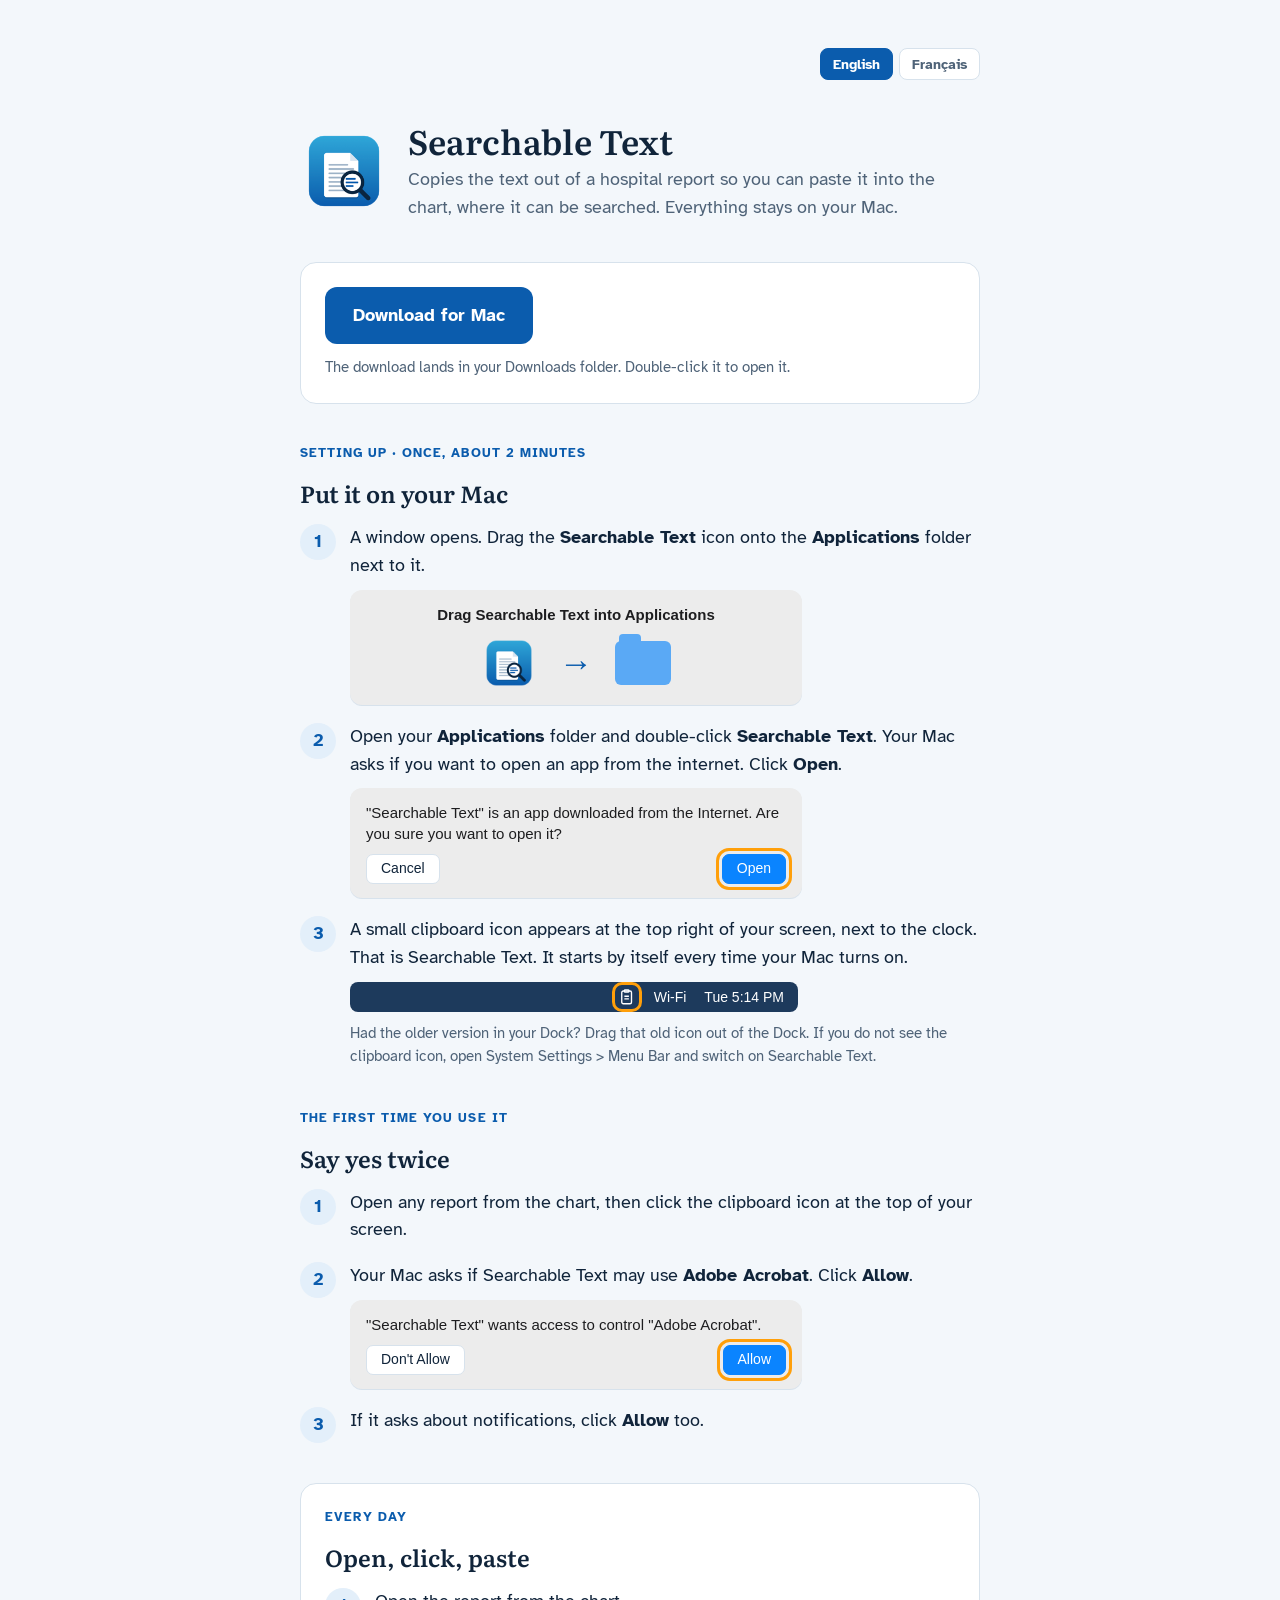
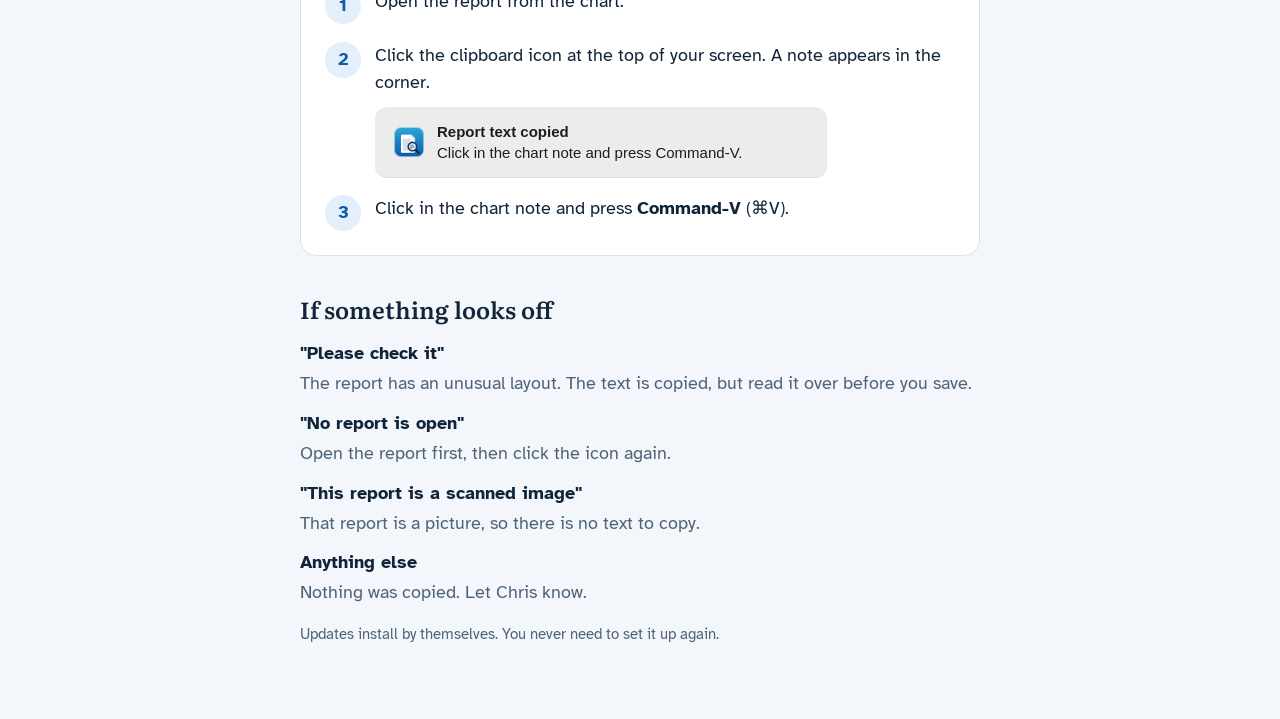
<file: docs/index.html>
<!doctype html>
<html lang="en">
<head>
<meta charset="utf-8">
<meta name="viewport" content="width=device-width, initial-scale=1">
<title>Searchable Text</title>
<link rel="icon" href="icon.png">
<script>
(function () {
  var l = null;
  try { l = localStorage.getItem('lang'); } catch (e) {}
  if (!l) l = (navigator.language || 'en').toLowerCase().indexOf('fr') === 0 ? 'fr' : 'en';
  document.documentElement.lang = l;
})();
</script>
<link rel="stylesheet" href="https://fonts.googleapis.com/css2?family=Atkinson+Hyperlegible:wght@400;700&family=Literata:opsz,wght@7..72,600&display=swap">
<style>
/* Layout: one calm column, a big download, three short stages with a small picture of what they will see */
:root {
  --bg: #F3F7FB; --card: #FFFFFF; --ink: #10243A; --muted: #4F6378; --line: #D7E2EC;
  --accent: #0B5CAD; --accent-ink: #FFFFFF; --soft: #E3EFFA; --mac: #ECECEC; --mac-ink: #1D1D1F;
  --body: "Atkinson Hyperlegible", -apple-system, "Segoe UI", sans-serif;
  --display: "Literata", Georgia, serif;
}
@media (prefers-color-scheme: dark) { :root:not([data-theme="light"]) {
  --bg: #0E1824; --card: #152333; --ink: #E7EEF5; --muted: #9FB1C3; --line: #263A4F;
  --accent: #5AB0F0; --accent-ink: #06121E; --soft: #1B3247; --mac: #2B2B2D; --mac-ink: #F2F2F2; color-scheme: dark } }
:root[data-theme="dark"] {
  --bg: #0E1824; --card: #152333; --ink: #E7EEF5; --muted: #9FB1C3; --line: #263A4F;
  --accent: #5AB0F0; --accent-ink: #06121E; --soft: #1B3247; --mac: #2B2B2D; --mac-ink: #F2F2F2; color-scheme: dark }
body { background: var(--bg); color: var(--ink); font: 18px/1.55 var(--body); padding-inline: 20px; padding-block: 40px 64px; }
main { max-width: 680px; margin: 0 auto; display: grid; gap: 40px; }
h1, h2 { font-family: var(--display); font-weight: 600; text-wrap: balance; margin: 0; line-height: 1.2; }
h1 { font-size: 2.1rem; } h2 { font-size: 1.45rem; }
p { margin: 0; }
.hero { display: grid; grid-template-columns: auto 1fr; gap: 20px; align-items: center; }
.hero img { width: 88px; height: 88px; }
.hero p { color: var(--muted); margin-top: 6px; }
.download { display: grid; gap: 12px; justify-items: start; background: var(--card); border: 1px solid var(--line); border-radius: 16px; padding: 24px; }
.btn { display: inline-block; background: var(--accent); color: var(--accent-ink); text-decoration: none; font-weight: 700; font-size: 1.15rem; padding: 14px 28px; border-radius: 12px; }
.btn:focus-visible { outline: 3px solid var(--ink); outline-offset: 3px; }
.small { color: var(--muted); font-size: 0.95rem; }
section { display: grid; gap: 16px; }
.when { text-transform: uppercase; letter-spacing: 0.08em; font-size: 0.8rem; font-weight: 700; color: var(--accent); }
ol { margin: 0; padding: 0; list-style: none; counter-reset: s; display: grid; gap: 18px; }
ol > li { counter-increment: s; display: grid; grid-template-columns: 36px 1fr; gap: 14px; align-items: start; }
ol > li::before { content: counter(s); width: 36px; height: 36px; border-radius: 50%; background: var(--soft); color: var(--accent); font-weight: 700; display: grid; place-items: center; }
li > div { display: grid; gap: 10px; min-width: 0; }
b { font-weight: 700; }
/* small pictures of what they will see on screen */
.shot { background: var(--mac); color: var(--mac-ink); border-radius: 12px; padding: 14px 16px; font: 15px/1.4 -apple-system, "Helvetica Neue", sans-serif; max-width: 420px; display: grid; gap: 10px; box-shadow: 0 1px 0 var(--line); }
.row { display: flex; align-items: center; justify-content: space-between; gap: 12px; flex-wrap: wrap; }
.macbtn { border-radius: 7px; padding: 4px 14px; font-size: 14px; background: var(--card); color: var(--ink); border: 1px solid var(--line); }
.macbtn.go { background: #0A84FF; color: #fff; border-color: #0A84FF; }
.ring { outline: 3px solid #FF9F0A; outline-offset: 3px; }
.dock { display: flex; gap: 10px; align-items: end; justify-content: center; background: color-mix(in srgb, var(--mac) 80%, transparent); border-radius: 18px; padding: 10px 16px; width: fit-content; }
.dock span { width: 40px; height: 40px; border-radius: 10px; background: var(--line); }
.dock img { width: 48px; height: 48px; }
.drag { justify-items: center; }
.stack { display: grid; gap: 8px; }
.wide { text-align: center; padding: 7px 14px; }
.dragtitle { font-weight: 600; }
.dragrow { display: flex; align-items: center; gap: 22px; }
.dragrow img { width: 56px; height: 56px; }
.arrow { font-size: 34px; color: var(--accent); line-height: 1; }
.folder { width: 56px; height: 44px; border-radius: 6px; background: #5AA9F5; position: relative; }
.folder::before { content: ""; position: absolute; top: -7px; left: 4px; width: 22px; height: 9px; border-radius: 4px 4px 0 0; background: #5AA9F5; }
.cmd { display: flex; gap: 10px; align-items: center; background: var(--card); border: 1px solid var(--line); border-radius: 12px; padding: 10px 10px 10px 14px; min-width: 0; }
.cmd code { flex: 1; min-width: 0; overflow-x: auto; white-space: nowrap; font: 14px/1.4 ui-monospace, Menlo, monospace; color: var(--muted); }
.small-btn { font-size: 1rem; padding: 10px 20px; border: 0; cursor: pointer; font-family: var(--body); }
.term { background: #1E1E1E; color: #E6E6E6; font: 14px/1.5 ui-monospace, Menlo, monospace; }
.alt { background: var(--card); border: 1px solid var(--line); border-radius: 16px; padding: 18px 24px; }
.alt summary { cursor: pointer; font-weight: 700; }
.altbody { display: grid; gap: 18px; margin-top: 16px; justify-items: start; }
.toast { display: grid; grid-template-columns: 36px 1fr; gap: 10px; align-items: center; }
.toast img { width: 36px; height: 36px; }
.toast b { display: block; }
.daily { background: var(--card); border: 1px solid var(--line); border-radius: 16px; padding: 24px; }
.help { display: grid; gap: 12px; }
.help div { display: grid; gap: 2px; }
.help b { color: var(--ink); }
.help span { color: var(--muted); }
@media (max-width: 480px) { h1 { font-size: 1.7rem; } .hero img { width: 64px; height: 64px; } }
.menubar { display: flex; gap: 18px; align-items: center; justify-content: flex-end; background: #1D3A5C; color: #fff; border-radius: 8px; padding: 6px 14px; font: 14px -apple-system, sans-serif; max-width: 420px; }
.menubar .ring { display: grid; place-items: center; border-radius: 4px; }
.lang { justify-self: end; display: flex; gap: 6px; }
.lang button { font: 700 0.9rem var(--body); background: var(--card); color: var(--muted); border: 1px solid var(--line); border-radius: 8px; padding: 6px 12px; cursor: pointer; }
.lang button[aria-pressed="true"] { background: var(--accent); color: var(--accent-ink); border-color: var(--accent); }
html[lang="en"] main[lang="fr"], html[lang="fr"] main[lang="en"] { display: none; }
</style>

</head>
<body>
<main lang="en">
  <div class="lang"><button type="button" data-l="en">English</button><button type="button" data-l="fr">Français</button></div>
  <header class="hero">
    <img src="icon.png" alt="">
    <div><h1>Searchable Text</h1><p>Copies the text out of a hospital report so you can paste it into the chart, where it can be searched. Everything stays on your Mac.</p></div>
  </header>
  <div class="download">
    <a class="btn" href="https://github.com/chrisgauthier9/searchable-text/releases/latest/download/Searchable.Text.dmg">Download for Mac</a>
    <p class="small">The download lands in your Downloads folder. Double-click it to open it.</p>
  </div>
  <section>
    <p class="when">Setting up · once, about 2 minutes</p>
    <h2>Put it on your Mac</h2>
    <ol>
      <li><div><p>A window opens. Drag the <b>Searchable Text</b> icon onto the <b>Applications</b> folder next to it.</p>
        <div class="shot drag" aria-hidden="true"><p class="dragtitle">Drag Searchable Text into Applications</p>
          <div class="dragrow"><img src="icon.png" alt=""><span class="arrow">&rarr;</span><span class="folder"></span></div></div>
      </div></li>
      <li><div><p>Open your <b>Applications</b> folder and double-click <b>Searchable Text</b>. Your Mac asks if you want to open an app from the internet. Click <b>Open</b>.</p>
        <div class="shot" aria-hidden="true"><p>"Searchable Text" is an app downloaded from the Internet. Are you sure you want to open it?</p>
          <div class="row"><span class="macbtn">Cancel</span><span class="macbtn go ring">Open</span></div></div>
      </div></li>
      <li><div><p>A small clipboard icon appears at the top right of your screen, next to the clock. That is Searchable Text. It starts by itself every time your Mac turns on.</p>
        <div class="menubar" aria-hidden="true"><span class="ring"><svg width="18" height="18" viewBox="0 0 24 24" fill="none" stroke="currentColor" stroke-width="1.8" stroke-linejoin="round"><rect x="5" y="4" width="13" height="17" rx="2"/><rect x="8.5" y="2.5" width="6" height="3" rx="1"/><path d="M8.5 11h6M8.5 14.5h6"/></svg></span><span>Wi-Fi</span><span>Tue 5:14 PM</span></div>
        <p class="small">Had the older version in your Dock? Drag that old icon out of the Dock. If you do not see the clipboard icon, open System Settings > Menu Bar and switch on Searchable Text.</p>
      </div></li>
    </ol>
  </section>
  <section>
    <p class="when">The first time you use it</p>
    <h2>Say yes twice</h2>
    <ol>
      <li><div><p>Open any report from the chart, then click the clipboard icon at the top of your screen.</p></div></li>
      <li><div><p>Your Mac asks if Searchable Text may use <b>Adobe Acrobat</b>. Click <b>Allow</b>.</p>
        <div class="shot" aria-hidden="true"><p>"Searchable Text" wants access to control "Adobe Acrobat".</p>
          <div class="row"><span class="macbtn">Don't Allow</span><span class="macbtn go ring">Allow</span></div></div>
      </div></li>
      <li><div><p>If it asks about notifications, click <b>Allow</b> too.</p></div></li>
    </ol>
  </section>
  <section class="daily">
    <p class="when">Every day</p>
    <h2>Open, click, paste</h2>
    <ol>
      <li><div><p>Open the report from the chart.</p></div></li>
      <li><div><p>Click the clipboard icon at the top of your screen. A note appears in the corner.</p>
        <div class="shot toast" aria-hidden="true"><img src="icon.png" alt=""><div><b>Report text copied</b>Click in the chart note and press Command-V.</div></div>
      </div></li>
      <li><div><p>Click in the chart note and press <b>Command-V</b> (⌘V).</p></div></li>
    </ol>
  </section>
  <section>
    <h2>If something looks off</h2>
    <div class="help">
      <div><b>"Please check it"</b><span>The report has an unusual layout. The text is copied, but read it over before you save.</span></div>
      <div><b>"No report is open"</b><span>Open the report first, then click the icon again.</span></div>
      <div><b>"This report is a scanned image"</b><span>That report is a picture, so there is no text to copy.</span></div>
      <div><b>Anything else</b><span>Nothing was copied. Let Chris know.</span></div>
    </div>
    <p class="small">Updates install by themselves. You never need to set it up again.</p>
  </section>
</main>
<main lang="fr">
  <div class="lang"><button type="button" data-l="en">English</button><button type="button" data-l="fr">Français</button></div>
  <header class="hero">
    <img src="icon.png" alt="">
    <div><h1>Searchable Text</h1><p>Copie le texte d'un rapport d'hôpital pour que vous puissiez le coller dans le dossier, où il devient cherchable. Tout reste sur votre Mac.</p></div>
  </header>
  <div class="download">
    <a class="btn" href="https://github.com/chrisgauthier9/searchable-text/releases/latest/download/Searchable.Text.dmg">Télécharger pour Mac</a>
    <p class="small">Le fichier arrive dans votre dossier Téléchargements. Double-cliquez dessus pour l'ouvrir.</p>
  </div>
  <section>
    <p class="when">Installation · une seule fois, environ 2 minutes</p>
    <h2>L'installer sur votre Mac</h2>
    <ol>
      <li><div><p>Une fenêtre s'ouvre. Glissez l'icône <b>Searchable Text</b> sur le dossier <b>Applications</b> à côté.</p>
        <div class="shot drag" aria-hidden="true"><p class="dragtitle">Glissez Searchable Text dans Applications</p>
          <div class="dragrow"><img src="icon.png" alt=""><span class="arrow">&rarr;</span><span class="folder"></span></div></div>
      </div></li>
      <li><div><p>Ouvrez votre dossier <b>Applications</b> et double-cliquez sur <b>Searchable Text</b>. Votre Mac demande si vous voulez ouvrir une app téléchargée d'Internet. Cliquez sur <b>Ouvrir</b>.</p>
        <div class="shot" aria-hidden="true"><p>« Searchable Text » est une app téléchargée depuis Internet. Voulez-vous vraiment l'ouvrir?</p>
          <div class="row"><span class="macbtn">Annuler</span><span class="macbtn go ring">Ouvrir</span></div></div>
      </div></li>
      <li><div><p>Une petite icône de presse-papiers apparaît en haut à droite de l'écran, près de l'heure. C'est Searchable Text. Elle se lance toute seule à chaque démarrage du Mac.</p>
        <div class="menubar" aria-hidden="true"><span class="ring"><svg width="18" height="18" viewBox="0 0 24 24" fill="none" stroke="currentColor" stroke-width="1.8" stroke-linejoin="round"><rect x="5" y="4" width="13" height="17" rx="2"/><rect x="8.5" y="2.5" width="6" height="3" rx="1"/><path d="M8.5 11h6M8.5 14.5h6"/></svg></span><span>Wi-Fi</span><span>Tue 5:14 PM</span></div>
        <p class="small">Vous aviez l'ancienne version dans le Dock? Glissez cette ancienne icône hors du Dock. Si vous ne voyez pas l'icône de presse-papiers, ouvrez Réglages Système > Barre des menus et activez Searchable Text.</p>
      </div></li>
    </ol>
  </section>
  <section>
    <p class="when">La première fois</p>
    <h2>Dites oui deux fois</h2>
    <ol>
      <li><div><p>Ouvrez n'importe quel rapport depuis le dossier, puis cliquez sur l'icône de presse-papiers en haut de l'écran.</p></div></li>
      <li><div><p>Votre Mac demande si Searchable Text peut utiliser <b>Adobe Acrobat</b>. Cliquez sur <b>Autoriser</b>.</p>
        <div class="shot" aria-hidden="true"><p>« Searchable Text » souhaite obtenir l'accès pour contrôler « Adobe Acrobat ».</p>
          <div class="row"><span class="macbtn">Refuser</span><span class="macbtn go ring">Autoriser</span></div></div>
      </div></li>
      <li><div><p>S'il demande pour les notifications, cliquez aussi sur <b>Autoriser</b>.</p></div></li>
    </ol>
  </section>
  <section class="daily">
    <p class="when">Chaque jour</p>
    <h2>Ouvrir, cliquer, coller</h2>
    <ol>
      <li><div><p>Ouvrez le rapport depuis le dossier.</p></div></li>
      <li><div><p>Cliquez sur l'icône de presse-papiers en haut de l'écran. Une note apparaît dans le coin.</p>
        <div class="shot toast" aria-hidden="true"><img src="icon.png" alt=""><div><b>Report text copied</b>Click in the chart note and press Command-V.</div></div>
      </div></li>
      <li><div><p>Cliquez dans la note du dossier et appuyez sur <b>Commande-V</b> (⌘V).</p></div></li>
    </ol>
  </section>
  <section>
    <h2>Si quelque chose cloche</h2>
    <div class="help">
      <div><b>"Please check it"</b><span>Le rapport a une mise en page inhabituelle. Le texte est copié, mais relisez-le avant d'enregistrer.</span></div>
      <div><b>"No report is open"</b><span>Aucun rapport ouvert. Ouvrez d'abord le rapport, puis recliquez sur l'icône.</span></div>
      <div><b>"This report is a scanned image"</b><span>Ce rapport est une image : il n'y a pas de texte à copier.</span></div>
      <div><b>Autre chose</b><span>Rien n'a été copié. Prévenez Chris.</span></div>
    </div>
    <p class="small">Les mises à jour s'installent toutes seules. Vous n'aurez jamais à refaire l'installation.</p>
  </section>
</main>
<script>
function setLang(l) {
  document.documentElement.lang = l;
  document.querySelectorAll('.lang button').forEach(function (b) { b.setAttribute('aria-pressed', String(b.dataset.l === l)); });
  try { localStorage.setItem('lang', l); } catch (e) {}
}
document.querySelectorAll('.lang button').forEach(function (b) { b.onclick = function () { setLang(b.dataset.l); }; });
setLang(document.documentElement.lang);
</script>
</body>
</html>
</file>
